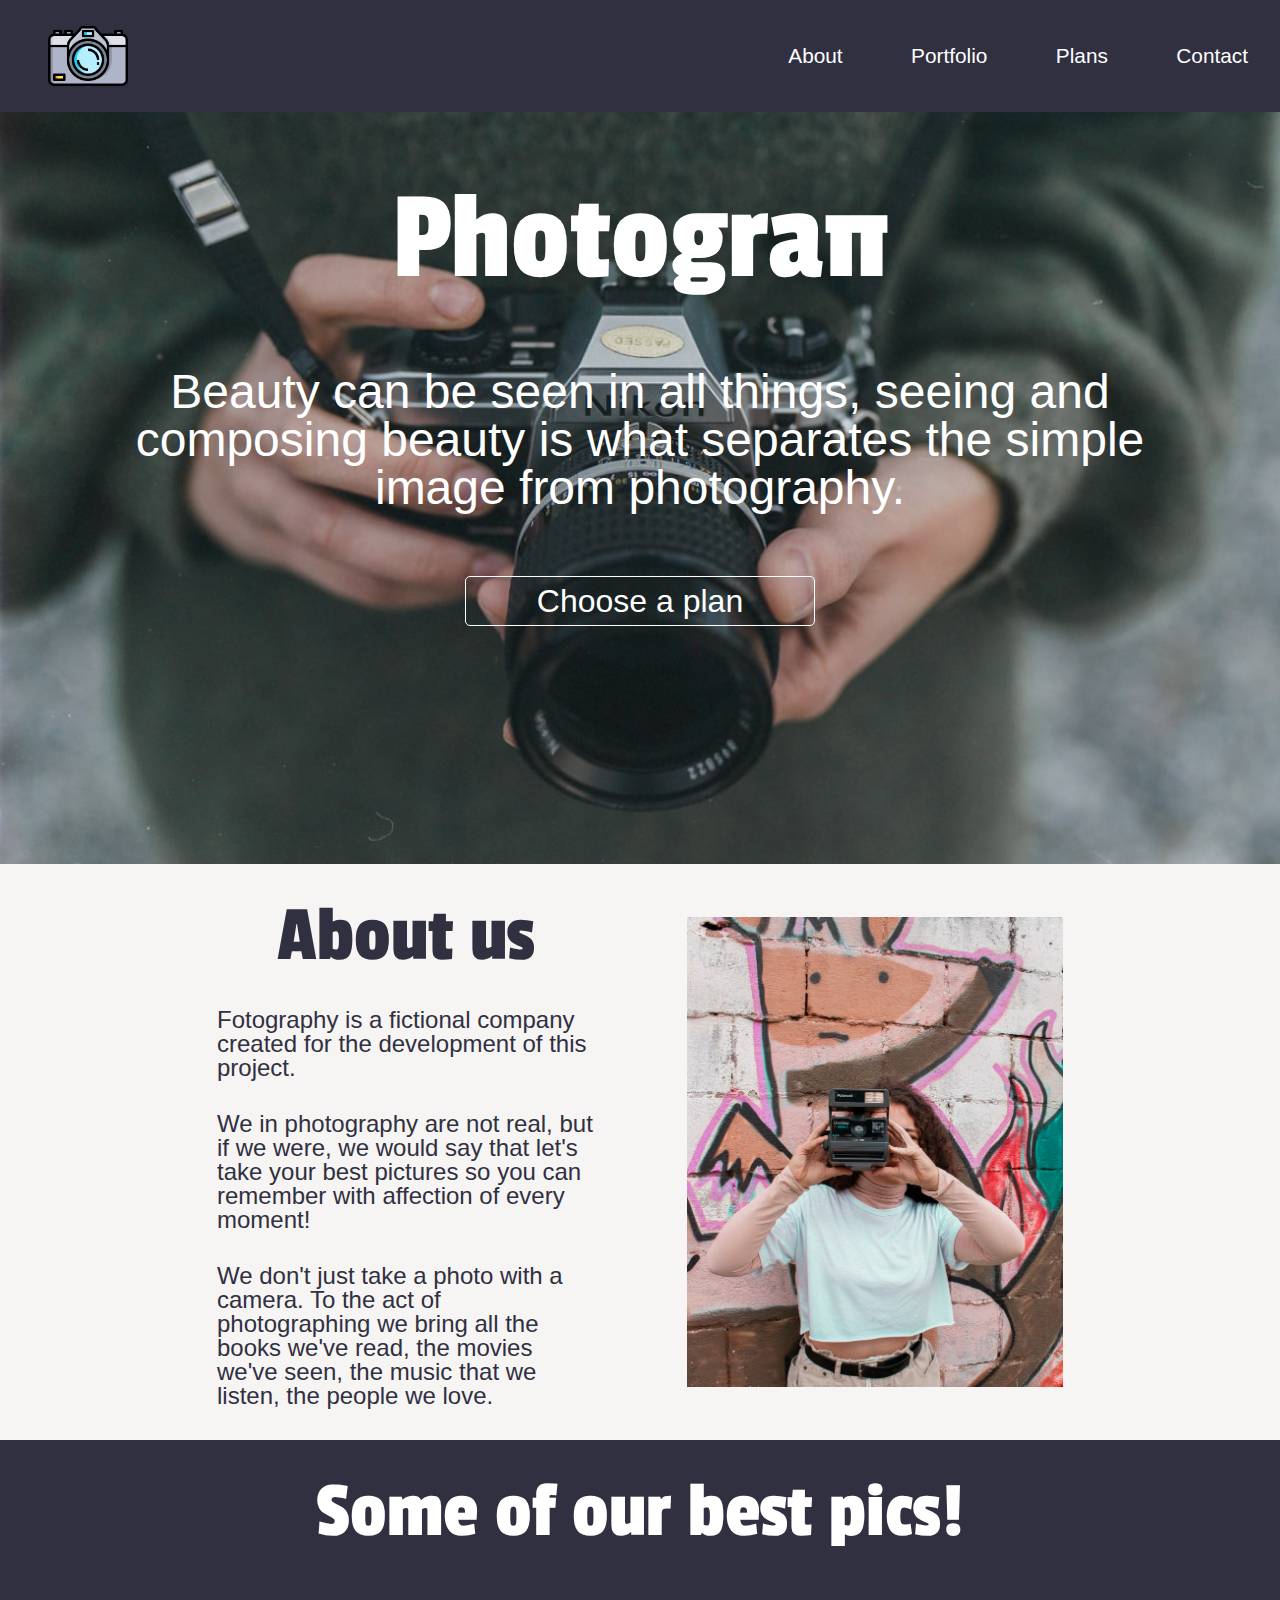
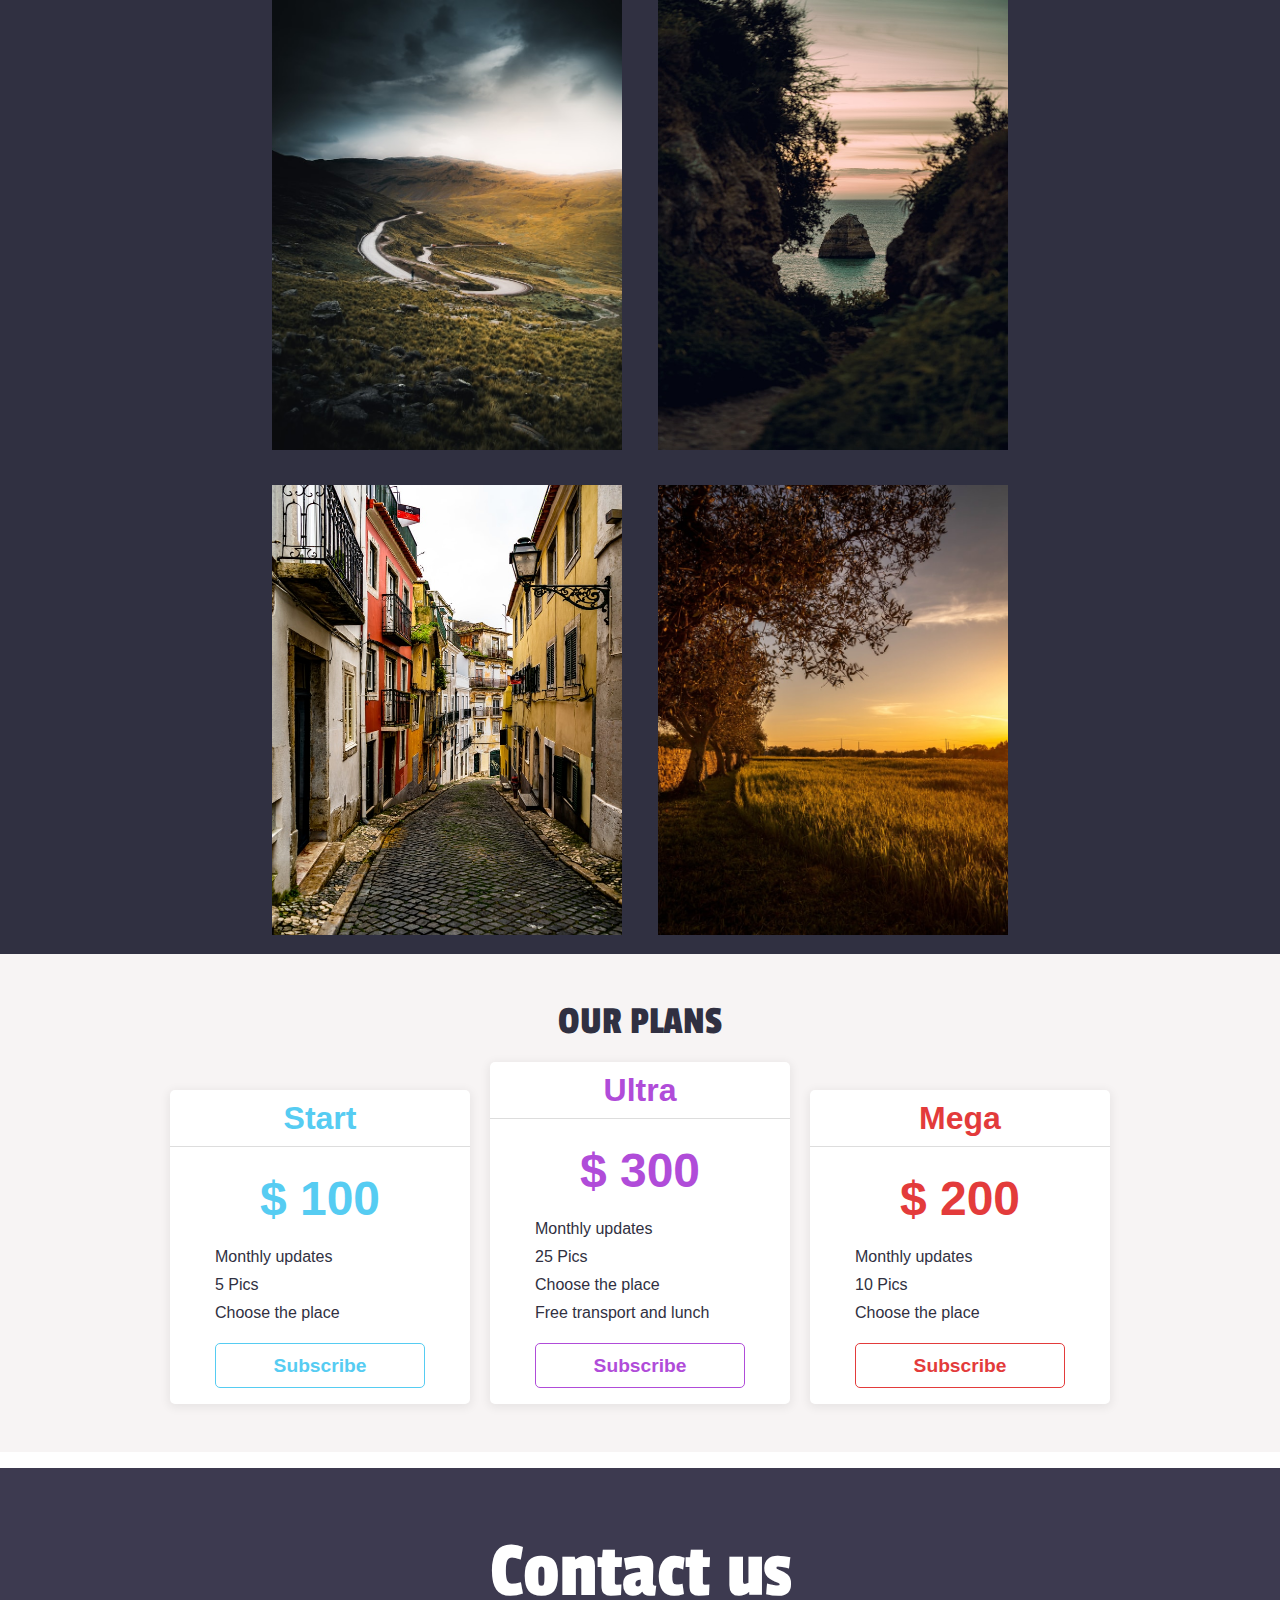
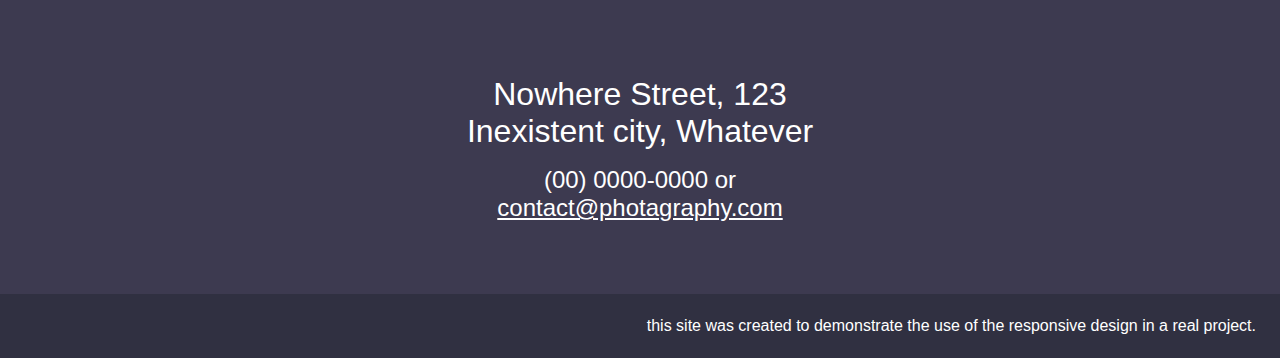
<file: responsive-layout/example/index.html>
<!DOCTYPE html>
<html lang="en">
  <head>
    <meta charset="UTF-8" />
    <meta http-equiv="X-UA-Compatible" content="IE=edge" />
    <meta name="viewport" content="width=device-width, initial-scale=1.0" />
    <title>Photograπ</title>

    <link
      href="https://fonts.googleapis.com/css2?family=Passion+One&display=swap"
      rel="stylesheet"
    />
    <link rel="stylesheet" href="./assets/css/reset.css" />
    <link rel="stylesheet" href="./assets/css/base.css" />

    <link rel="stylesheet" href="./assets/css/header/header.css" />
    <link rel="stylesheet" href="./assets/css/header/header-logo.css" />
    <link rel="stylesheet" href="./assets/css/header/header-navigation.css" />
    <link rel="stylesheet" href="./assets/css/header/header-link.css" />

    <link rel="stylesheet" href="./assets/css/banner/banner.css" />
    <link rel="stylesheet" href="./assets/css/banner/banner-title.css" />
    <link rel="stylesheet" href="./assets/css/banner/banner-description.css" />
    <link rel="stylesheet" href="./assets/css/banner/banner-button.css" />

    <link rel="stylesheet" href="./assets/css/about/about.css" />
    <link rel="stylesheet" href="./assets/css/about/about-content.css" />
    <link rel="stylesheet" href="./assets/css/about/about-title.css" />
    <link rel="stylesheet" href="./assets/css/about/about-description.css" />
    <link rel="stylesheet" href="./assets/css/about/about-img.css" />

    <link rel="stylesheet" href="./assets/css/portfolio/portfolio.css" />
    <link rel="stylesheet" href="./assets/css/portfolio/portfolio-title.css" />
    <link rel="stylesheet" href="./assets/css/portfolio/portfolio-img.css" />

    <link rel="stylesheet" href="./assets/css/plans/plans.css" />
    <link rel="stylesheet" href="./assets/css/plans/plans-title.css" />
    <link rel="stylesheet" href="./assets/css/plans/plans-cards.css" />
    <link rel="stylesheet" href="./assets/css/plans/plan.css" />
    <link rel="stylesheet" href="./assets/css/plans/plan-content.css" />
    <link rel="stylesheet" href="./assets/css/plans/plan-title.css" />
    <link rel="stylesheet" href="./assets/css/plans/plan-price.css" />
    <link rel="stylesheet" href="./assets/css/plans/plan-text.css" />
    <link rel="stylesheet" href="./assets/css/plans/plan-buton.css" />

    <link rel="stylesheet" href="./assets/css/contact/contact.css" />
    <link rel="stylesheet" href="./assets/css/contact/contact-title.css" />
    <link rel="stylesheet" href="./assets/css/contact/contact-address.css" />
    <link rel="stylesheet" href="./assets/css/contact/contact-phone.css" />

    <link rel="stylesheet" href="./assets/css/footer/footer.css" />
  </head>
  <body>
    <header class="header">
      <img
        class="header__logo"
        src="./assets/img/logo.png"
        alt="Photography logo brand"
      />
      <nav class="header__navigation">
        <ul>
          <li class="header__link"><a href="#">About</a></li>
          <li class="header__link"><a href="#">Portfolio</a></li>
          <li class="header__link"><a href="#">Plans</a></li>
          <li class="header__link"><a href="#">Contact</a></li>
        </ul>
      </nav>
    </header>

    <main>
      <section class="banner">
        <h1 class="banner__title">Photograπ</h1>
        <p class="banner__description">
          Beauty can be seen in all things, seeing and composing beauty is what
          separates the simple image from photography.
        </p>
        <a class="banner__button button" href="#">Choose a plan</a>
      </section>

      <section class="about container">
        <div class="about__content">
          <h2 class="about__title">About us</h2>
          <p class="about__description">
            Fotography is a fictional company created for the development of
            this project.
          </p>
          <p class="about__description">
            We in photography are not real, but if we were, we would say that
            let's take your best pictures so you can remember with affection of
            every moment!
          </p>
          <p class="about__description">
            We don't just take a photo with a camera. To the act of
            photographing we bring all the books we've read, the movies we've
            seen, the music that we listen, the people we love.
          </p>
        </div>
        <img
          src="./assets/img/photo-about.jpg"
          alt="Photo of a photographer"
          class="about__img"
        />
      </section>

      <section class="portfolio container">
        <h2 class="portfolio__title">Some of our best pics!</h2>
        <img
          src="./assets/img/photos/photo-river.jpg"
          alt="Photography of a river between mountains"
          class="portfolio__img"
        />
        <img
          src="./assets/img/photos/photo-sea.jpg"
          alt="Photography of stones in the sea"
          class="portfolio__img"
        />
        <img
          src="./assets/img/photos/photo-street.jpg"
          alt="Photography of a street and some houses"
          class="portfolio__img"
        />
        <img
          src="./assets/img/photos/photo-sunset.jpg"
          alt="Photography of the sunset"
          class="portfolio__img"
        />
      </section>

      <section class="plans container">
        <h2 class="plans__title">Our plans</h2>
        <ul class="plans__cards">
          <li class="plan plan--start">
            <h3 class="plan__title">Start</h3>
            <article class="plan__content">
              <p class="plan__price"><em>$ 100</em></p>
              <p class="plan__text">Monthly updates</p>
              <p class="plan__text">5 Pics</p>
              <p class="plan__text">Choose the place</p>
              <a href="#" class="plan__button plan__button--start button"
                >Subscribe</a
              >
            </article>
          </li>
          <li class="plan plan--ultra">
            <h3 class="plan__title">Ultra</h3>
            <article class="plan__content">
              <p class="plan__price"><em>$ 300</em></p>
              <p class="plan__text">Monthly updates</p>
              <p class="plan__text">25 Pics</p>
              <p class="plan__text">Choose the place</p>
              <p class="plan__text">Free transport and lunch</p>
              <a href="#" class="plan__button plan__button--ultra button"
                >Subscribe</a
              >
            </article>
          </li>
          <li class="plan plan--mega">
            <h3 class="plan__title">Mega</h3>
            <p class="plan__price"><em>$ 200</em></p>
            <article class="plan__content">
              <p class="plan__text">Monthly updates</p>
              <p class="plan__text">10 Pics</p>
              <p class="plan__text">Choose the place</p>
              <a href="#" class="plan__button plan__button--mega button"
                >Subscribe</a
              >
            </article>
          </li>
        </ul>
      </section>

      <section class="contact container">
        <h2 class="contact__title">Contact us</h2>
        <address class="contact__address">
          Nowhere Street, 123 <br />
          Inexistent city, Whatever
          <article class="contact__phone">
            <p>
              <a href="tel:+0000000000000" class="contact__phone--phone"
                >(00) 0000-0000</a
              >
              or
              <a
                href="mailto:contact@photagraphy.com"
                class="contact__phone--email"
                >contact@photagraphy.com</a
              >
            </p>
          </article>
        </address>
      </section>
    </main>

    <footer class="footer">
      this site was created to demonstrate the use of the responsive design in a
      real project.
    </footer>
  </body>
</html>
</file>
<file: responsive-layout/example/assets/css/base.css>
:root {
  --blue-light: #f7f4f4;
  --blue-dark: #0ea2f6;
  --grey-light: #3d3a50;
  --grey-dark: #303041;
  --white: #fff;

  --passion: "Passion One", cursive;
}

body {
  font-family: "Open Sans", sans-serif;
}

.container {
  padding-left: 6%;
  padding-right: 6%;
}

.button {
  border: 1px solid var(--white);
  border-radius: 5px;
  box-sizing: border-box;
  display: block;
  margin: 0 auto;
  max-width: 350px;
  padding: 0.5rem 1rem;
  text-align: center;
}

@media screen and (min-width: 1024px) {
  .container {
    padding-left: calc((100% - 940px) / 2);
    padding-right: calc((100% - 940px) / 2);
  }
}
</file>
<file: responsive-layout/example/assets/css/header/header.css>
.header {
  align-items: center;
  background-color: var(--grey-dark);
  color: var(--white);
  display: flex;
  flex-direction: column;
}

@media screen and (min-width: 1024px) {
  .header {
    flex-direction: row;
    justify-content: space-between;
  }
}
</file>
<file: responsive-layout/example/assets/css/header/header-logo.css>
.header__logo {
  margin: 1rem;
  max-width: 80px;
}

@media screen and (min-width: 1024px) {
  .header__logo {
    margin-left: 3rem;
  }
}
</file>
<file: responsive-layout/example/assets/css/header/header-navigation.css>
.header__navigation {
  text-align: center;
}
</file>
<file: responsive-layout/example/assets/css/header/header-link.css>
.header__link {
  display: inline-block;
  font-size: 1rem;
  margin: 0 0.7rem 1.25rem 0.7rem;
}

.header__link:hover {
  cursor: pointer;
  text-decoration: underline;
}

@media screen and (min-width: 1024px) {
  .header__link {
    font-size: 1.3rem;
    margin: 1rem 2rem;
  }
}
</file>
<file: responsive-layout/example/assets/css/banner/banner.css>
.banner {
  background-color: var(--grey-light);
  color: var(--white);
  padding-bottom: 1rem;
  text-align: center;
  height: 80vh;
}

@media screen and (min-width: 768px) {
  .banner {
    padding-bottom: 2rem;
  }
}

@media screen and (min-width: 1024px) {
  .banner {
    background: url("../../img/banner.jpg") no-repeat center / cover;
    width: 100%;
  }
}
</file>
<file: responsive-layout/example/assets/css/banner/banner-title.css>
.banner__title {
  font-family: var(--passion);
  font-size: 3.5rem;
  margin: 0;
  padding-top: 5rem;
}

@media screen and (min-width: 768px) {
  .banner__title {
    font-size: 5rem;
    padding-top: 2.5rem;
  }
}

@media screen and (min-width: 1024px) {
  .banner__title {
    font-size: 8rem;
    padding-top: 4rem;
  }
}
</file>
<file: responsive-layout/example/assets/css/banner/banner-description.css>
.banner__description {
  font-size: 1.3rem;
  font-weight: 100;
  padding: 3rem;
}

@media screen and (min-width: 768px) {
  .banner__description {
    font-size: 2rem;
    padding: 3.5rem;
  }
}

@media screen and (min-width: 1024px) {
  .banner__description {
    font-size: 3rem;
    padding: 4rem;
  }
}
</file>
<file: responsive-layout/example/assets/css/banner/banner-button.css>
.banner__button {
  width: 80%;
}

@media screen and (min-width: 1024px) {
  .banner__button {
    font-size: 2rem;
  }
}
</file>
<file: responsive-layout/example/assets/css/about/about.css>
.about {
  background-color: var(--blue-light);
  color: var(--grey-dark);
}

@media screen and (min-width: 1024px) {
  .about {
    display: flex;
    flex-direction: row;
    justify-content: space-around;
  }
}
</file>
<file: responsive-layout/example/assets/css/about/about-content.css>
@media screen and (min-width: 1024px) {
  .about__content {
    display: block;
    width: 40%;
  }
}
</file>
<file: responsive-layout/example/assets/css/about/about-title.css>
.about__title {
  font-family: var(--passion);
  font-size: 2.5rem;
  padding: 1rem 0;
  text-align: center;
}

@media screen and (min-width: 768px) {
  .about__title {
    font-size: 4rem;
    padding: 1.5rem 0;
  }
}

@media screen and (min-width: 1024px) {
  .about__title {
    font-size: 5rem;
    padding: 2rem 0;
  }
}
</file>
<file: responsive-layout/example/assets/css/about/about-description.css>
.about__description {
  font-size: 1rem;
  padding-bottom: 1rem;
}

@media screen and (min-width: 768px) {
  .about__description {
    font-size: 1.5rem;
    padding-bottom: 1.5rem;
  }
}

@media screen and (min-width: 1024px) {
  .about__description {
    font-size: 1.5rem;
    padding-bottom: 2rem;
  }
}
</file>
<file: responsive-layout/example/assets/css/about/about-img.css>
.about__img {
  display: none;
}

@media screen and (min-width: 1024px) {
  .about__img {
    display: block;
    margin: auto 0;
    width: 40%;
  }
}
</file>
<file: responsive-layout/example/assets/css/portfolio/portfolio.css>
.portfolio {
  background-color: var(--grey-dark);
  color: var(--white);
  text-align: center;
}
</file>
<file: responsive-layout/example/assets/css/portfolio/portfolio-title.css>
.portfolio__title {
  font-family: var(--passion);
  font-size: 2rem;
  padding: 1rem 0;
}

@media screen and (min-width: 768px) {
  .portfolio__title {
    font-size: 4rem;
    padding: 1.5rem 0;
  }
}

@media screen and (min-width: 1024px) {
  .portfolio__title {
    font-size: 5rem;
    padding: 2rem 0;
  }
}
</file>
<file: responsive-layout/example/assets/css/portfolio/portfolio-img.css>
.portfolio__img {
  margin-bottom: 1rem;
  width: 90%;
}

@media screen and (min-width: 768px) {
  .portfolio__img {
    margin: 1rem;
    max-height: 300px;
    max-width: 250px;
    width: 40%;
  }
}

@media screen and (min-width: 1024px) {
  .portfolio__img {
    max-height: 450px;
    max-width: 350px;
  }
}
</file>
<file: responsive-layout/example/assets/css/plans/plans.css>
.plans {
  background-color: var(--blue-light);
  padding-bottom: 1rem;
  padding-top: 3rem;
}
</file>
<file: responsive-layout/example/assets/css/plans/plans-title.css>
.plans__title {
  color: var(--grey-dark);
  font-family: var(--passion);
  font-size: 2.5rem;
  margin-bottom: 1.25rem;
  text-align: center;
  text-transform: uppercase;
}
</file>
<file: responsive-layout/example/assets/css/plans/plans-cards.css>
.plans__cards {
  align-items: center;
  display: flex;
  flex-direction: column;
}

@media screen and (min-width: 1024px) {
  .plans__cards {
    align-items: flex-end;
    flex-direction: row;
    justify-content: space-between;
  }
}
</file>
<file: responsive-layout/example/assets/css/plans/plan.css>
.plan {
  background-color: var(--white);
  border-radius: 5px;
  box-shadow: 0 2px 10px 2px #00000010;
  display: flex;
  flex-direction: column;
  margin-bottom: 2rem;
  max-width: 300px;
  width: 100%;
}

.plan--start {
  color: #56ccf2;
}

.plan--ultra {
  color: #b04cd9;
}

.plan--mega {
  color: #e33b3b;
}

@media screen and (min-width: 768px) {
  .plan {
    max-width: 400px;
  }
}

@media screen and (min-width: 1024px) {
  .plan {
    max-width: 300px;
  }
}
</file>
<file: responsive-layout/example/assets/css/plans/plan-content.css>
.plan__content {
  padding: 0 15%;
}
</file>
<file: responsive-layout/example/assets/css/plans/plan-title.css>
.plan__title {
  border-bottom: 1px solid #ddd;
  font-size: 2rem;
  font-weight: 700;
  margin-bottom: 0.5rem;
  padding: 0.75rem 0;
  text-align: center;
}
</file>
<file: responsive-layout/example/assets/css/plans/plan-price.css>
.plan__price {
  font-size: 3rem;
  font-weight: 700;
  margin-top: 1.25rem;
  margin-bottom: 1.25rem;
  text-align: center;
}
</file>
<file: responsive-layout/example/assets/css/plans/plan-text.css>
.plan__text {
  color: var(--grey-dark);
  line-height: 28px;
}
</file>
<file: responsive-layout/example/assets/css/plans/plan-buton.css>
.plan__button {
  align-self: center;
  font-size: 1.2rem;
  font-weight: 700;
  margin-bottom: 1rem;
  margin-top: 1rem;
  padding: 0.75rem 2rem;
  width: 100%;
}

.plan__button--start {
  border-color: #56ccf2;
}

.plan__button--ultra {
  border-color: #b04cd9;
}

.plan__button--mega {
  border-color: #e33b3b;
}
</file>
<file: responsive-layout/example/assets/css/contact/contact.css>
.contact {
  background-color: var(--grey-light);
  color: var(--white);
  font-size: 1.2rem;
  line-height: 1.8;
  margin-top: 1rem;
  text-align: center;
}
</file>
<file: responsive-layout/example/assets/css/contact/contact-title.css>
.contact__title {
  font-family: var(--passion);
  font-size: 2rem;
  text-align: center;
}

@media screen and (min-width: 768px) {
  .contact__title {
    font-size: 4rem;
    padding: 1.5rem 0;
  }
}

@media screen and (min-width: 1024px) {
  .contact__title {
    font-size: 5rem;
    padding: 2rem 0;
  }
}
</file>
<file: responsive-layout/example/assets/css/contact/contact-address.css>
.contact__address {
  font-size: 1.3rem;
  line-height: normal;
}

@media screen and (min-width: 768px) {
  .contact__address {
    font-size: 1.8rem;
    padding-bottom: 2rem;
  }
}

@media screen and (min-width: 1024px) {
  .contact__address {
    font-size: 2rem;
    padding-bottom: 2.5rem;
  }
}
</file>
<file: responsive-layout/example/assets/css/contact/contact-phone.css>
.contact__phone {
  align-items: center;
  display: flex;
  flex-direction: column;
  font-size: 1rem;
  padding: 1rem 0;
  text-align: center;
}

.contact__phone--phone {
  line-height: normal;
}

.contact__phone--email {
  display: block;
  text-decoration: underline;
}

@media screen and (min-width: 768px) {
  .contact__phone {
    font-size: 1.5rem;
    padding-bottom: 1.5rem;
  }
}

@media screen and (min-width: 1024px) {
  .contact__phone {
    font-size: 1.5rem;
    padding-bottom: 2rem;
  }
}
</file>
<file: responsive-layout/example/assets/css/footer/footer.css>
.footer {
  background-color: var(--grey-dark);
  color: var(--white);
  font-size: 0.8rem;
  padding: 1.5rem 0.5rem;
  text-align: right;
  text-transform: lowercase;
}

@media screen and (min-width: 768px) {
  .footer {
    font-size: 0.9rem;
    padding: 1.5rem 1rem;
  }
}

@media screen and (min-width: 1024px) {
  .footer {
    font-size: 1rem;
    padding: 1.5rem 1.5rem;
  }
}
</file>
